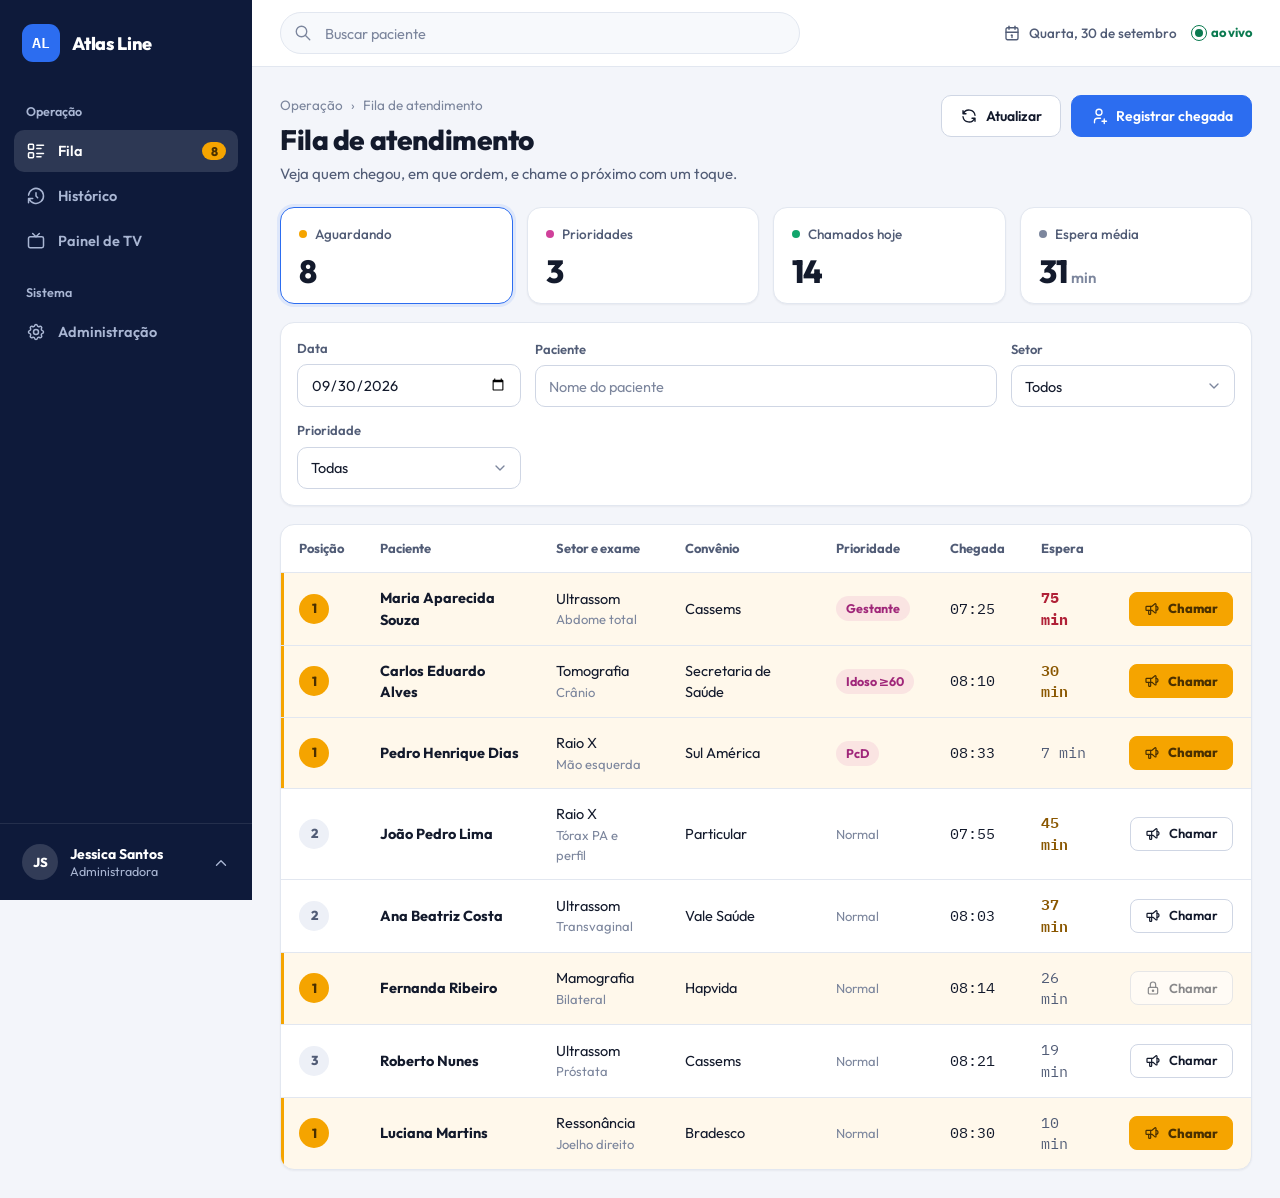
<file: preview.html>
<!doctype html>
<html lang="pt-BR" data-tema="claro">
<head>
<meta charset="UTF-8">
<meta name="viewport" content="width=device-width, initial-scale=1">
<title>Atlas Line — pré visualização</title>
<script>
  try { var t = localStorage.getItem("atlasline.tema"); if (t === "escuro" || t === "claro") document.documentElement.setAttribute("data-tema", t); } catch (e) {}
</script>
<link rel="stylesheet" href="css/base.css">
<link rel="stylesheet" href="css/components.css">
</head>
<body>
<div class="app">
  <aside class="sidebar" id="sidebar">
    <div class="sb-brand"><div class="sb-mark">AL</div><div class="sb-name">Atlas Line</div></div>
    <nav class="sb-nav" aria-label="Principal">
      <div class="sb-label">Operação</div>
      <button class="nav-item active"><svg class="ico" width="20" height="20" viewBox="0 0 24 24" fill="none" stroke="currentColor" stroke-width="1.8" stroke-linecap="round" stroke-linejoin="round" aria-hidden="true"><path d="M13 5h8" /> <path d="M13 9h5" /> <path d="M13 15h8" /> <path d="M13 19h5" /> <path d="M3 5a1 1 0 0 1 1 -1h4a1 1 0 0 1 1 1v4a1 1 0 0 1 -1 1h-4a1 1 0 0 1 -1 -1l0 -4" /> <path d="M3 15a1 1 0 0 1 1 -1h4a1 1 0 0 1 1 1v4a1 1 0 0 1 -1 1h-4a1 1 0 0 1 -1 -1l0 -4" /></svg><span>Fila</span><span class="nav-badge">8</span></button>
      <button class="nav-item"><svg class="ico" width="20" height="20" viewBox="0 0 24 24" fill="none" stroke="currentColor" stroke-width="1.8" stroke-linecap="round" stroke-linejoin="round" aria-hidden="true"><path d="M12 8l0 4l2 2" /> <path d="M3.05 11a9 9 0 1 1 .5 4m-.5 5v-5h5" /></svg><span>Histórico</span></button>
      <button class="nav-item"><svg class="ico" width="20" height="20" viewBox="0 0 24 24" fill="none" stroke="currentColor" stroke-width="1.8" stroke-linecap="round" stroke-linejoin="round" aria-hidden="true"><path d="M3 9a2 2 0 0 1 2 -2h14a2 2 0 0 1 2 2v9a2 2 0 0 1 -2 2h-14a2 2 0 0 1 -2 -2l0 -9" /> <path d="M16 3l-4 4l-4 -4" /></svg><span>Painel de TV</span></button>
      <div class="sb-label">Sistema</div>
      <button class="nav-item"><svg class="ico" width="20" height="20" viewBox="0 0 24 24" fill="none" stroke="currentColor" stroke-width="1.8" stroke-linecap="round" stroke-linejoin="round" aria-hidden="true"><path d="M10.325 4.317c.426 -1.756 2.924 -1.756 3.35 0a1.724 1.724 0 0 0 2.573 1.066c1.543 -.94 3.31 .826 2.37 2.37a1.724 1.724 0 0 0 1.065 2.572c1.756 .426 1.756 2.924 0 3.35a1.724 1.724 0 0 0 -1.066 2.573c.94 1.543 -.826 3.31 -2.37 2.37a1.724 1.724 0 0 0 -2.572 1.065c-.426 1.756 -2.924 1.756 -3.35 0a1.724 1.724 0 0 0 -2.573 -1.066c-1.543 .94 -3.31 -.826 -2.37 -2.37a1.724 1.724 0 0 0 -1.065 -2.572c-1.756 -.426 -1.756 -2.924 0 -3.35a1.724 1.724 0 0 0 1.066 -2.573c-.94 -1.543 .826 -3.31 2.37 -2.37c1 .608 2.296 .07 2.572 -1.065" /> <path d="M9 12a3 3 0 1 0 6 0a3 3 0 0 0 -6 0" /></svg><span>Administração</span></button>
    </nav>
    <div class="sb-user">
      <div class="menu" id="menu-usuario" role="menu">
        <button class="menu-item" role="menuitem"><svg class="ico" width="18" height="18" viewBox="0 0 24 24" fill="none" stroke="currentColor" stroke-width="1.8" stroke-linecap="round" stroke-linejoin="round" aria-hidden="true"><path d="M16.555 3.843l3.602 3.602a2.877 2.877 0 0 1 0 4.069l-2.643 2.643a2.877 2.877 0 0 1 -4.069 0l-.301 -.301l-6.558 6.558a2 2 0 0 1 -1.239 .578l-.175 .008h-1.172a1 1 0 0 1 -.993 -.883l-.007 -.117v-1.172a2 2 0 0 1 .467 -1.284l.119 -.13l.414 -.414h2v-2h2v-2l2.144 -2.144l-.301 -.301a2.877 2.877 0 0 1 0 -4.069l2.643 -2.643a2.877 2.877 0 0 1 4.069 0" /> <path d="M15 9h.01" /></svg>Alterar senha</button>
        <button class="menu-item" id="mi-tema" role="menuitem"><svg class="ico" width="18" height="18" viewBox="0 0 24 24" fill="none" stroke="currentColor" stroke-width="1.8" stroke-linecap="round" stroke-linejoin="round" aria-hidden="true"><path d="M12 3c.132 0 .263 0 .393 0a7.5 7.5 0 0 0 7.92 12.446a9 9 0 1 1 -8.313 -12.454l0 .008" /></svg>Alternar tema</button>
        <div class="menu-sep"></div>
        <button class="menu-item danger" role="menuitem"><svg class="ico" width="18" height="18" viewBox="0 0 24 24" fill="none" stroke="currentColor" stroke-width="1.8" stroke-linecap="round" stroke-linejoin="round" aria-hidden="true"><path d="M14 8v-2a2 2 0 0 0 -2 -2h-7a2 2 0 0 0 -2 2v12a2 2 0 0 0 2 2h7a2 2 0 0 0 2 -2v-2" /> <path d="M9 12h12l-3 -3" /> <path d="M18 15l3 -3" /></svg>Sair</button>
      </div>
      <button class="sb-user-btn" id="btn-usuario" aria-haspopup="menu" aria-expanded="false">
        <span class="avatar">JS</span>
        <span class="sb-user-info"><span class="sb-user-name">Jessica Santos</span><span class="sb-user-role">Administradora</span></span>
        <span class="sb-user-chev"><svg class="ico" width="18" height="18" viewBox="0 0 24 24" fill="none" stroke="currentColor" stroke-width="1.8" stroke-linecap="round" stroke-linejoin="round" aria-hidden="true"><path d="M6 15l6 -6l6 6" /></svg></span>
      </button>
    </div>
  </aside>
  <div class="scrim" id="scrim"></div>

  <div class="main">
    <header class="topbar">
      <button class="btn btn-ghost btn-icon topbar-toggle" id="btn-menu" aria-label="Abrir menu"><svg class="ico" width="22" height="22" viewBox="0 0 24 24" fill="none" stroke="currentColor" stroke-width="1.8" stroke-linecap="round" stroke-linejoin="round" aria-hidden="true"><path d="M4 6l16 0" /> <path d="M4 12l16 0" /> <path d="M4 18l16 0" /></svg></button>
      <span class="topbar-brand">Atlas Line</span>
      <label class="search"><svg class="ico" width="18" height="18" viewBox="0 0 24 24" fill="none" stroke="currentColor" stroke-width="1.8" stroke-linecap="round" stroke-linejoin="round" aria-hidden="true"><path d="M3 10a7 7 0 1 0 14 0a7 7 0 1 0 -14 0" /> <path d="M21 21l-6 -6" /></svg><input type="search" placeholder="Buscar paciente" aria-label="Buscar paciente"></label>
      <div class="topbar-right">
        <span class="topbar-date"><svg class="ico" width="18" height="18" viewBox="0 0 24 24" fill="none" stroke="currentColor" stroke-width="1.8" stroke-linecap="round" stroke-linejoin="round" aria-hidden="true"><path d="M4 7a2 2 0 0 1 2 -2h12a2 2 0 0 1 2 2v12a2 2 0 0 1 -2 2h-12a2 2 0 0 1 -2 -2v-12" /> <path d="M16 3v4" /> <path d="M8 3v4" /> <path d="M4 11h16" /> <path d="M11 15h1" /> <path d="M12 15v3" /></svg>Quarta, 30 de setembro</span>
        <span class="live"><span class="live-dot"></span>ao vivo</span>
      </div>
    </header>

    <main class="content">
      <div class="page-head">
        <div>
          <div class="crumbs">Operação<span aria-hidden="true">›</span>Fila de atendimento</div>
          <h1 class="page-title">Fila de atendimento</h1>
          <p class="page-sub">Veja quem chegou, em que ordem, e chame o próximo com um toque.</p>
        </div>
        <div class="page-actions">
          <button class="btn"><svg class="ico" width="18" height="18" viewBox="0 0 24 24" fill="none" stroke="currentColor" stroke-width="1.8" stroke-linecap="round" stroke-linejoin="round" aria-hidden="true"><path d="M20 11a8.1 8.1 0 0 0 -15.5 -2m-.5 -4v4h4" /> <path d="M4 13a8.1 8.1 0 0 0 15.5 2m.5 4v-4h-4" /></svg>Atualizar</button>
          <button class="btn btn-primary"><svg class="ico" width="18" height="18" viewBox="0 0 24 24" fill="none" stroke="currentColor" stroke-width="1.8" stroke-linecap="round" stroke-linejoin="round" aria-hidden="true"><path d="M8 7a4 4 0 1 0 8 0a4 4 0 0 0 -8 0" /> <path d="M16 19h6" /> <path d="M19 16v6" /> <path d="M6 21v-2a4 4 0 0 1 4 -4h4" /></svg>Registrar chegada</button>
        </div>
      </div>

      <section class="stats" aria-label="Resumo da fila">
        <button class="stat is-active"><span class="stat-label"><span class="stat-dot call"></span>Aguardando</span><span class="stat-value">8</span></button>
        <button class="stat"><span class="stat-label"><span class="stat-dot priority"></span>Prioridades</span><span class="stat-value">3</span></button>
        <button class="stat"><span class="stat-label"><span class="stat-dot ok"></span>Chamados hoje</span><span class="stat-value">14</span></button>
        <div class="stat"><span class="stat-label"><span class="stat-dot"></span>Espera média</span><span class="stat-value">31<span class="stat-unit">min</span></span></div>
      </section>

      <section class="filters" aria-label="Filtros">
        <label class="field"><span class="field-label">Data</span><input class="field-input" type="date" value="2026-09-30"></label>
        <label class="field grow"><span class="field-label">Paciente</span><input class="field-input" type="search" placeholder="Nome do paciente"></label>
        <label class="field"><span class="field-label">Setor</span>
          <select class="field-select"><option>Todos</option><option>Ultrassom</option><option>Raio X</option><option>Tomografia</option><option>Ressonância</option><option>Mamografia</option></select>
        </label>
        <label class="field"><span class="field-label">Prioridade</span>
          <select class="field-select"><option>Todas</option><option>Somente prioridades</option></select>
        </label>
      </section>

      <div class="table-wrap">
        <table class="table">
          <thead>
            <tr>
              <th class="col-pos">Posição</th><th>Paciente</th><th>Setor e exame</th><th>Convênio</th>
              <th>Prioridade</th><th>Chegada</th><th>Espera</th><th class="col-act"><span class="sr-only">Ação</span></th>
            </tr>
          </thead>
          <tbody>
            <tr class="is-next"><td><span class="pos">1</span></td><td><div class="cell-name">Maria Aparecida Souza</div></td><td><div>Ultrassom</div><div class="cell-sub">Abdome total</div></td><td>Cassems</td><td><span class="badge badge-priority">Gestante</span></td><td data-label="Chegada" class="mono">07:25</td><td data-label="Espera" class="mono wait-late">75 min</td><td class="col-act"><button class="btn btn-call btn-sm"><svg class="ico" width="16" height="16" viewBox="0 0 24 24" fill="none" stroke="currentColor" stroke-width="1.8" stroke-linecap="round" stroke-linejoin="round" aria-hidden="true"><path d="M18 8a3 3 0 0 1 0 6" /> <path d="M10 8v11a1 1 0 0 1 -1 1h-1a1 1 0 0 1 -1 -1v-5" /> <path d="M12 8l4.524 -3.77a.9 .9 0 0 1 1.476 .692v12.156a.9 .9 0 0 1 -1.476 .692l-4.524 -3.77h-8a1 1 0 0 1 -1 -1v-4a1 1 0 0 1 1 -1h8" /></svg>Chamar</button></td></tr>
            <tr class="is-next"><td><span class="pos">1</span></td><td><div class="cell-name">Carlos Eduardo Alves</div></td><td><div>Tomografia</div><div class="cell-sub">Crânio</div></td><td>Secretaria de Saúde</td><td><span class="badge badge-priority">Idoso ≥60</span></td><td data-label="Chegada" class="mono">08:10</td><td data-label="Espera" class="mono wait-warn">30 min</td><td class="col-act"><button class="btn btn-call btn-sm"><svg class="ico" width="16" height="16" viewBox="0 0 24 24" fill="none" stroke="currentColor" stroke-width="1.8" stroke-linecap="round" stroke-linejoin="round" aria-hidden="true"><path d="M18 8a3 3 0 0 1 0 6" /> <path d="M10 8v11a1 1 0 0 1 -1 1h-1a1 1 0 0 1 -1 -1v-5" /> <path d="M12 8l4.524 -3.77a.9 .9 0 0 1 1.476 .692v12.156a.9 .9 0 0 1 -1.476 .692l-4.524 -3.77h-8a1 1 0 0 1 -1 -1v-4a1 1 0 0 1 1 -1h8" /></svg>Chamar</button></td></tr>
            <tr class="is-next"><td><span class="pos">1</span></td><td><div class="cell-name">Pedro Henrique Dias</div></td><td><div>Raio X</div><div class="cell-sub">Mão esquerda</div></td><td>Sul América</td><td><span class="badge badge-priority">PcD</span></td><td data-label="Chegada" class="mono">08:33</td><td data-label="Espera" class="mono wait-ok">7 min</td><td class="col-act"><button class="btn btn-call btn-sm"><svg class="ico" width="16" height="16" viewBox="0 0 24 24" fill="none" stroke="currentColor" stroke-width="1.8" stroke-linecap="round" stroke-linejoin="round" aria-hidden="true"><path d="M18 8a3 3 0 0 1 0 6" /> <path d="M10 8v11a1 1 0 0 1 -1 1h-1a1 1 0 0 1 -1 -1v-5" /> <path d="M12 8l4.524 -3.77a.9 .9 0 0 1 1.476 .692v12.156a.9 .9 0 0 1 -1.476 .692l-4.524 -3.77h-8a1 1 0 0 1 -1 -1v-4a1 1 0 0 1 1 -1h8" /></svg>Chamar</button></td></tr>
            <tr><td><span class="pos">2</span></td><td><div class="cell-name">João Pedro Lima</div></td><td><div>Raio X</div><div class="cell-sub">Tórax PA e perfil</div></td><td>Particular</td><td><span class="cell-sub">Normal</span></td><td data-label="Chegada" class="mono">07:55</td><td data-label="Espera" class="mono wait-warn">45 min</td><td class="col-act"><button class="btn btn-sm"><svg class="ico" width="16" height="16" viewBox="0 0 24 24" fill="none" stroke="currentColor" stroke-width="1.8" stroke-linecap="round" stroke-linejoin="round" aria-hidden="true"><path d="M18 8a3 3 0 0 1 0 6" /> <path d="M10 8v11a1 1 0 0 1 -1 1h-1a1 1 0 0 1 -1 -1v-5" /> <path d="M12 8l4.524 -3.77a.9 .9 0 0 1 1.476 .692v12.156a.9 .9 0 0 1 -1.476 .692l-4.524 -3.77h-8a1 1 0 0 1 -1 -1v-4a1 1 0 0 1 1 -1h8" /></svg>Chamar</button></td></tr>
            <tr><td><span class="pos">2</span></td><td><div class="cell-name">Ana Beatriz Costa</div></td><td><div>Ultrassom</div><div class="cell-sub">Transvaginal</div></td><td>Vale Saúde</td><td><span class="cell-sub">Normal</span></td><td data-label="Chegada" class="mono">08:03</td><td data-label="Espera" class="mono wait-warn">37 min</td><td class="col-act"><button class="btn btn-sm"><svg class="ico" width="16" height="16" viewBox="0 0 24 24" fill="none" stroke="currentColor" stroke-width="1.8" stroke-linecap="round" stroke-linejoin="round" aria-hidden="true"><path d="M18 8a3 3 0 0 1 0 6" /> <path d="M10 8v11a1 1 0 0 1 -1 1h-1a1 1 0 0 1 -1 -1v-5" /> <path d="M12 8l4.524 -3.77a.9 .9 0 0 1 1.476 .692v12.156a.9 .9 0 0 1 -1.476 .692l-4.524 -3.77h-8a1 1 0 0 1 -1 -1v-4a1 1 0 0 1 1 -1h8" /></svg>Chamar</button></td></tr>
            <tr class="is-next"><td><span class="pos">1</span></td><td><div class="cell-name">Fernanda Ribeiro</div></td><td><div>Mamografia</div><div class="cell-sub">Bilateral</div></td><td>Hapvida</td><td><span class="cell-sub">Normal</span></td><td data-label="Chegada" class="mono">08:14</td><td data-label="Espera" class="mono wait-ok">26 min</td><td class="col-act"><button class="btn btn-sm" disabled title="Você não atende este setor"><svg class="ico" width="16" height="16" viewBox="0 0 24 24" fill="none" stroke="currentColor" stroke-width="1.8" stroke-linecap="round" stroke-linejoin="round" aria-hidden="true"><path d="M5 13a2 2 0 0 1 2 -2h10a2 2 0 0 1 2 2v6a2 2 0 0 1 -2 2h-10a2 2 0 0 1 -2 -2v-6" /> <path d="M11 16a1 1 0 1 0 2 0a1 1 0 0 0 -2 0" /> <path d="M8 11v-4a4 4 0 1 1 8 0v4" /></svg>Chamar</button></td></tr>
            <tr><td><span class="pos">3</span></td><td><div class="cell-name">Roberto Nunes</div></td><td><div>Ultrassom</div><div class="cell-sub">Próstata</div></td><td>Cassems</td><td><span class="cell-sub">Normal</span></td><td data-label="Chegada" class="mono">08:21</td><td data-label="Espera" class="mono wait-ok">19 min</td><td class="col-act"><button class="btn btn-sm"><svg class="ico" width="16" height="16" viewBox="0 0 24 24" fill="none" stroke="currentColor" stroke-width="1.8" stroke-linecap="round" stroke-linejoin="round" aria-hidden="true"><path d="M18 8a3 3 0 0 1 0 6" /> <path d="M10 8v11a1 1 0 0 1 -1 1h-1a1 1 0 0 1 -1 -1v-5" /> <path d="M12 8l4.524 -3.77a.9 .9 0 0 1 1.476 .692v12.156a.9 .9 0 0 1 -1.476 .692l-4.524 -3.77h-8a1 1 0 0 1 -1 -1v-4a1 1 0 0 1 1 -1h8" /></svg>Chamar</button></td></tr>
            <tr class="is-next"><td><span class="pos">1</span></td><td><div class="cell-name">Luciana Martins</div></td><td><div>Ressonância</div><div class="cell-sub">Joelho direito</div></td><td>Bradesco</td><td><span class="cell-sub">Normal</span></td><td data-label="Chegada" class="mono">08:30</td><td data-label="Espera" class="mono wait-ok">10 min</td><td class="col-act"><button class="btn btn-call btn-sm"><svg class="ico" width="16" height="16" viewBox="0 0 24 24" fill="none" stroke="currentColor" stroke-width="1.8" stroke-linecap="round" stroke-linejoin="round" aria-hidden="true"><path d="M18 8a3 3 0 0 1 0 6" /> <path d="M10 8v11a1 1 0 0 1 -1 1h-1a1 1 0 0 1 -1 -1v-5" /> <path d="M12 8l4.524 -3.77a.9 .9 0 0 1 1.476 .692v12.156a.9 .9 0 0 1 -1.476 .692l-4.524 -3.77h-8a1 1 0 0 1 -1 -1v-4a1 1 0 0 1 1 -1h8" /></svg>Chamar</button></td></tr>
          </tbody>
        </table>
      </div>
    </main>
  </div>
</div>

<script>
(function () {
  var html = document.documentElement;
  var menu = document.getElementById("menu-usuario");
  var btnU = document.getElementById("btn-usuario");
  btnU.onclick = function (e) { e.stopPropagation(); var a = menu.classList.toggle("open"); btnU.setAttribute("aria-expanded", String(a)); };
  document.addEventListener("click", function (e) { if (!menu.contains(e.target)) menu.classList.remove("open"); });
  document.getElementById("mi-tema").onclick = function () {
    var novo = html.getAttribute("data-tema") === "escuro" ? "claro" : "escuro";
    html.setAttribute("data-tema", novo);
    try { localStorage.setItem("atlasline.tema", novo); } catch (e) {}
  };
  var sb = document.getElementById("sidebar"), sc = document.getElementById("scrim");
  document.getElementById("btn-menu").onclick = function () { sb.classList.add("open"); sc.classList.add("open"); };
  sc.onclick = function () { sb.classList.remove("open"); sc.classList.remove("open"); };
})();
</script>
</body>
</html>
</file>
<file: css/base.css>
/* ============================================================
   ATLAS LINE — base.css
   Tokens de cor, tipografia e reset.
   Visual claro por padrão. O tema escuro e as fontes alternativas
   são ativados por atributos no <html> (data-tema, data-fonte),
   e quem manda neles é o Admin ou o próprio usuário.
   components.css só consome estas variáveis, nunca cor solta.
   ============================================================ */

@import url('https://fonts.googleapis.com/css2?family=Outfit:wght@400;500;600;700;800&family=Inter:wght@400;500;600;700;800&family=Poppins:wght@400;500;600;700;800&family=Manrope:wght@400;500;600;700;800&family=IBM+Plex+Mono:wght@500;600&display=swap');

:root{
  /* ---- Superfícies ---- */
  --bg:#f3f5fa;
  --surface:#ffffff;
  --surface-2:#f7f9fc;
  --surface-3:#edf0f7;
  --border:#e2e7f0;
  --border-2:#cfd6e4;

  /* ---- Texto ---- */
  --text:#131a2c;
  --text-2:#515c76;
  --text-3:#7c869d;

  /* ---- Identidade azul ---- */
  --brand:#2c6df0;
  --brand-hover:#2159cf;
  --brand-dim:rgba(44,109,240,.10);
  --brand-ink:#1d4fb8;

  /* ---- O acento reservado: o momento de chamar ---- */
  --call:#f5a400;
  --call-hover:#e29a00;
  --call-dim:rgba(245,164,0,.16);
  --call-wash:rgba(245,164,0,.08);
  --call-ink:#4a3000;

  /* ---- Estados funcionais ---- */
  --ok:#12a56c;      --ok-dim:rgba(18,165,108,.12);     --ok-ink:#0b7a50;
  --warn:#c98100;    --warn-dim:rgba(201,129,0,.13);    --warn-ink:#8a5700;
  --danger:#df3b52;  --danger-dim:rgba(223,59,82,.10);  --danger-ink:#b02137;
  --priority:#d0409a;--priority-dim:rgba(208,64,154,.11);--priority-ink:#a0277a;

  /* ---- Menu lateral (azul marinho nos dois temas) ---- */
  --sidebar:#0e1a3a;
  --sidebar-text:#ffffff;
  --sidebar-text-2:#a9b6d3;
  --sidebar-line:rgba(255,255,255,.09);

  --toast-bg:#16213f;

  /* ---- Tipografia (a fonte principal é trocável pelo Admin) ---- */
  --font-ui:'Outfit',system-ui,-apple-system,'Segoe UI',sans-serif;
  --font-mono:'IBM Plex Mono',ui-monospace,Menlo,Consolas,monospace;

  /* ---- Forma ---- */
  --r-sm:8px;
  --r-md:10px;
  --r-lg:14px;
  --r-xl:18px;
  --shadow-sm:0 1px 2px rgba(16,24,48,.05);
  --shadow:0 2px 10px rgba(16,24,48,.06);
  --shadow-lg:0 18px 50px rgba(16,24,48,.22);
}

/* ---- Tema escuro (opcional) ---- */
html[data-tema="escuro"]{
  color-scheme:dark;
  --bg:#0a1122;
  --surface:#111b33;
  --surface-2:#15203b;
  --surface-3:#1b2846;
  --border:#22304f;
  --border-2:#2f4066;

  --text:#f2f5fb;
  --text-2:#b0bacf;
  --text-3:#7a84a1;

  --brand:#4b8bff;
  --brand-hover:#6aa0ff;
  --brand-dim:rgba(75,139,255,.16);
  --brand-ink:#8db8ff;

  --call:#ffb21a;
  --call-hover:#ffc24d;
  --call-dim:rgba(255,178,26,.18);
  --call-wash:rgba(255,178,26,.09);
  --call-ink:#2b1c00;

  --ok:#2fd499;      --ok-dim:rgba(47,212,153,.14);     --ok-ink:#4fe0a6;
  --warn:#f0a500;    --warn-dim:rgba(240,165,0,.14);    --warn-ink:#ffc04d;
  --danger:#ff5570;  --danger-dim:rgba(255,85,112,.14); --danger-ink:#ff8a9a;
  --priority:#f472b6;--priority-dim:rgba(244,114,182,.15);--priority-ink:#f58ccf;

  --sidebar:#070d1c;
  --toast-bg:#1f2d52;

  --shadow-sm:0 1px 2px rgba(0,0,0,.3);
  --shadow:0 2px 12px rgba(0,0,0,.35);
  --shadow-lg:0 18px 50px rgba(0,0,0,.55);
}

/* ---- Fontes alternativas (Admin escolhe em Aparência) ---- */
html[data-fonte="inter"]  { --font-ui:'Inter',system-ui,sans-serif; }
html[data-fonte="poppins"]{ --font-ui:'Poppins',system-ui,sans-serif; }
html[data-fonte="manrope"]{ --font-ui:'Manrope',system-ui,sans-serif; }

/* ---- Reset ---- */
*,*::before,*::after{ box-sizing:border-box; margin:0; padding:0; }
[hidden]{ display:none !important; }
.sr-only{ position:absolute; width:1px; height:1px; overflow:hidden; clip:rect(0,0,0,0); white-space:nowrap; }

html{ color-scheme:light; -webkit-text-size-adjust:100%; }

body{
  background:var(--bg);
  color:var(--text);
  font-family:var(--font-ui);
  font-size:15px;
  line-height:1.5;
  min-height:100vh;
  -webkit-font-smoothing:antialiased;
}

h1,h2,h3{ font-weight:800; letter-spacing:-.015em; line-height:1.2; }

button,input,select,textarea{ font-family:inherit; font-size:inherit; color:inherit; }
button{ cursor:pointer; }
a{ color:inherit; text-decoration:none; }
table{ border-collapse:collapse; }

::selection{ background:var(--brand); color:#fff; }

/* Foco visível sempre. Acessibilidade não é opcional. */
:focus-visible{ outline:2px solid var(--brand); outline-offset:2px; }

/* Barra de rolagem discreta */
::-webkit-scrollbar{ width:10px; height:10px; }
::-webkit-scrollbar-track{ background:transparent; }
::-webkit-scrollbar-thumb{ background:var(--border-2); border-radius:8px; border:2px solid transparent; background-clip:content-box; }

@media (prefers-reduced-motion:reduce){
  *,*::before,*::after{ animation-duration:.01ms !important; transition-duration:.01ms !important; }
}
</file>
<file: css/components.css>
/* ============================================================
   ATLAS LINE — components.css
   Sistema de componentes. Estrutura de plataforma (menu lateral,
   cartões de contagem, filtros, tabela) e um único acento em
   negrito, o âmbar (--call), reservado ao momento de chamar.
   ============================================================ */

/* ---------- Ícones ---------- */
.ico{ display:inline-block; flex-shrink:0; vertical-align:middle; }

/* ---------- Botões ---------- */
.btn{
  display:inline-flex; align-items:center; justify-content:center; gap:8px;
  padding:10px 18px; min-height:42px; border-radius:var(--r-md);
  border:1px solid var(--border-2); background:var(--surface); color:var(--text);
  font-weight:600; font-size:14px; line-height:1.2; white-space:nowrap;
  transition:background .15s,border-color .15s,box-shadow .15s;
}
.btn:hover{ background:var(--surface-2); border-color:var(--text-3); }
.btn:active{ transform:translateY(1px); }
.btn:disabled{ opacity:.5; cursor:not-allowed; }

.btn-primary{ background:var(--brand); border-color:var(--brand); color:#fff; }
.btn-primary:hover{ background:var(--brand-hover); border-color:var(--brand-hover); }

.btn-call{ background:var(--call); border-color:var(--call); color:var(--call-ink); font-weight:800; }
.btn-call:hover{ background:var(--call-hover); border-color:var(--call-hover); }

.btn-danger{ border-color:var(--danger); color:var(--danger); }
.btn-danger:hover{ background:var(--danger-dim); border-color:var(--danger); }

.btn-ghost{ background:transparent; border-color:transparent; color:var(--text-2); }
.btn-ghost:hover{ background:var(--surface-3); border-color:transparent; color:var(--text); }

.btn-sm{ padding:6px 14px; min-height:34px; font-size:13px; border-radius:var(--r-sm); }
.btn-full{ width:100%; }
.btn-icon{ padding:0; width:42px; }
.btn-icon.btn-sm{ width:34px; }

/* ---------- Campos ---------- */
.field{ display:flex; flex-direction:column; gap:6px; min-width:0; }
.field-label{ font-size:13px; font-weight:600; color:var(--text-2); }
.field-input,.field-select{
  width:100%; min-height:42px; padding:10px 13px; border-radius:var(--r-md);
  border:1px solid var(--border-2); background:var(--surface); color:var(--text);
  font-size:14.5px; transition:border-color .15s,box-shadow .15s;
}
.field-input:focus,.field-select:focus{ outline:none; border-color:var(--brand); box-shadow:0 0 0 3px var(--brand-dim); }
.field-input::placeholder{ color:var(--text-3); }
.field-select{
  appearance:none; -webkit-appearance:none; padding-right:38px;
  background-image:url("data:image/svg+xml,%3Csvg xmlns='http://www.w3.org/2000/svg' width='16' height='16' viewBox='0 0 24 24' fill='none' stroke='%237c869d' stroke-width='2' stroke-linecap='round' stroke-linejoin='round'%3E%3Cpath d='m6 9 6 6 6-6'/%3E%3C/svg%3E");
  background-repeat:no-repeat; background-position:right 12px center;
}

/* ---------- Badges ---------- */
.badge{
  display:inline-flex; align-items:center; gap:6px; padding:3px 10px; border-radius:999px;
  font-size:12.5px; font-weight:700; line-height:1.5; background:var(--surface-3); color:var(--text-2);
  white-space:nowrap;
}
.badge-priority{ background:var(--priority-dim); color:var(--priority-ink); }
.badge-ok{ background:var(--ok-dim); color:var(--ok-ink); }
.badge-warn{ background:var(--warn-dim); color:var(--warn-ink); }
.badge-danger{ background:var(--danger-dim); color:var(--danger-ink); }
.badge-brand{ background:var(--brand-dim); color:var(--brand-ink); }
.badge-call{ background:var(--call-dim); color:var(--warn-ink); }

/* ---------- Indicador ao vivo ---------- */
.live{ display:inline-flex; align-items:center; gap:8px; font-size:13px; font-weight:700; color:var(--ok-ink); }
.live-dot{ width:8px; height:8px; border-radius:50%; background:currentColor; position:relative; flex-shrink:0; }
.live-dot::after{
  content:""; position:absolute; inset:-4px; border-radius:50%;
  border:1.5px solid currentColor; animation:live-pulse 1.9s ease-out infinite;
}
@keyframes live-pulse{ 0%{ transform:scale(.6); opacity:.9; } 100%{ transform:scale(1.9); opacity:0; } }

/* ============================================================
   ESTRUTURA DA PLATAFORMA
   ============================================================ */
.app{ display:flex; min-height:100vh; }

/* ---------- Menu lateral ---------- */
.sidebar{
  width:252px; flex-shrink:0; background:var(--sidebar); color:var(--sidebar-text);
  display:flex; flex-direction:column; position:sticky; top:0; height:100vh; z-index:40;
}
.sb-brand{ display:flex; align-items:center; gap:12px; padding:24px 22px 18px; }
.sb-mark{
  width:38px; height:38px; border-radius:11px; background:var(--brand); color:#fff;
  display:flex; align-items:center; justify-content:center;
  font-family:var(--font-mono); font-weight:600; font-size:15px; flex-shrink:0;
}
.sb-name{ font-size:18px; font-weight:800; letter-spacing:-.01em; }
.sb-nav{ flex:1; overflow-y:auto; padding:4px 14px 14px; display:flex; flex-direction:column; gap:3px; }
.sb-label{ font-size:12.5px; font-weight:600; color:var(--sidebar-text-2); padding:18px 12px 6px; }
.nav-item{
  display:flex; align-items:center; gap:12px; width:100%; padding:11px 12px; border-radius:var(--r-md);
  border:none; background:transparent; color:var(--sidebar-text-2);
  font-weight:600; font-size:14.5px; text-align:left; transition:background .15s,color .15s;
}
.nav-item:hover{ background:rgba(255,255,255,.07); color:#fff; }
.nav-item.active{ background:rgba(255,255,255,.13); color:#fff; }
.nav-badge{
  margin-left:auto; min-width:24px; padding:1px 8px; border-radius:999px; text-align:center;
  background:var(--call); color:var(--call-ink); font-size:12.5px; font-weight:800;
}

.sb-user{ border-top:1px solid var(--sidebar-line); padding:12px 14px; position:relative; }
.sb-user-btn{
  display:flex; align-items:center; gap:12px; width:100%; padding:8px; border-radius:var(--r-md);
  border:none; background:transparent; color:inherit; text-align:left; transition:background .15s;
}
.sb-user-btn:hover{ background:rgba(255,255,255,.07); }
.avatar{
  width:36px; height:36px; border-radius:50%; flex-shrink:0;
  display:flex; align-items:center; justify-content:center;
  background:rgba(255,255,255,.15); color:#fff; font-weight:800; font-size:13px;
}
.sb-user-info{ min-width:0; flex:1; }
.sb-user-name{ display:block; font-size:14px; font-weight:700; white-space:nowrap; overflow:hidden; text-overflow:ellipsis; }
.sb-user-role{ display:block; font-size:12.5px; color:var(--sidebar-text-2); }
.sb-user-chev{ color:var(--sidebar-text-2); }

/* ---------- Menu suspenso (usuário) ---------- */
.menu{
  position:absolute; left:14px; right:14px; bottom:calc(100% + 2px);
  background:var(--surface); color:var(--text); border:1px solid var(--border);
  border-radius:var(--r-lg); box-shadow:var(--shadow-lg); padding:6px; display:none; z-index:60;
}
.menu.open{ display:block; }
.menu-item{
  display:flex; align-items:center; gap:10px; width:100%; padding:10px 12px; border-radius:var(--r-sm);
  border:none; background:transparent; color:var(--text); font-weight:600; font-size:14px; text-align:left;
}
.menu-item:hover{ background:var(--surface-2); }
.menu-item.danger{ color:var(--danger); }
.menu-item.danger:hover{ background:var(--danger-dim); }
.menu-sep{ height:1px; background:var(--border); margin:6px 4px; }

/* ---------- Área principal ---------- */
.main{ flex:1; min-width:0; display:flex; flex-direction:column; }
.topbar{
  position:sticky; top:0; z-index:30; display:flex; align-items:center; gap:14px;
  padding:12px 28px; background:var(--surface); border-bottom:1px solid var(--border);
}
.topbar-toggle{ display:none; }
.topbar-brand{ display:none; font-weight:800; font-size:17px; }
.search{ position:relative; flex:1; max-width:520px; }
.search .ico{ position:absolute; left:14px; top:50%; transform:translateY(-50%); color:var(--text-3); }
.search input{
  width:100%; min-height:42px; padding:10px 16px 10px 44px; border-radius:999px;
  border:1px solid var(--border); background:var(--surface-2); color:var(--text); font-size:14.5px;
}
.search input:focus{ outline:none; border-color:var(--brand); box-shadow:0 0 0 3px var(--brand-dim); background:var(--surface); }
.search input::placeholder{ color:var(--text-3); }
.topbar-right{ margin-left:auto; display:flex; align-items:center; gap:18px; }
.topbar-date{ display:flex; align-items:center; gap:8px; font-size:13.5px; color:var(--text-2); font-weight:500; }

.content{ padding:28px; width:100%; max-width:1480px; }

/* ---------- Cabeçalho de página ---------- */
.page-head{ display:flex; justify-content:space-between; align-items:flex-start; gap:16px; flex-wrap:wrap; margin-bottom:22px; }
.crumbs{ font-size:13.5px; color:var(--text-3); margin-bottom:8px; display:flex; align-items:center; gap:8px; }
.page-title{ font-size:28px; }
.page-sub{ color:var(--text-2); margin-top:6px; max-width:62ch; }
.page-actions{ display:flex; gap:10px; flex-wrap:wrap; }

/* ---------- Cartões de contagem ---------- */
.stats{ display:grid; grid-template-columns:repeat(auto-fit,minmax(170px,1fr)); gap:14px; margin-bottom:18px; }
.stat{
  display:block; width:100%; font:inherit; color:inherit; text-align:left; background:var(--surface); border:1px solid var(--border); border-radius:var(--r-lg);
  padding:16px 18px; box-shadow:var(--shadow-sm); transition:border-color .15s,box-shadow .15s;
}
button.stat{ cursor:pointer; }
button.stat:hover{ border-color:var(--border-2); }
.stat.is-active{ border-color:var(--brand); box-shadow:0 0 0 3px var(--brand-dim); }
.stat-label{ display:flex; align-items:center; gap:8px; font-size:13.5px; font-weight:500; color:var(--text-2); margin-bottom:10px; }
.stat-dot{ width:8px; height:8px; border-radius:50%; background:var(--text-3); }
.stat-dot.call{ background:var(--call); }
.stat-dot.priority{ background:var(--priority); }
.stat-dot.ok{ background:var(--ok); }
.stat-value{ display:block; font-size:32px; font-weight:800; line-height:1; letter-spacing:-.02em; }
.stat-unit{ font-size:15px; font-weight:600; color:var(--text-3); margin-left:4px; letter-spacing:0; }

/* ---------- Barra de filtros ---------- */
.filters{
  display:grid; grid-template-columns:repeat(auto-fit,minmax(190px,1fr)); gap:14px; align-items:end;
  background:var(--surface); border:1px solid var(--border); border-radius:var(--r-lg);
  padding:16px; margin-bottom:18px; box-shadow:var(--shadow-sm);
}
.filters .grow{ grid-column:span 2; }

/* ---------- Tabela ---------- */
.table-wrap{
  background:var(--surface); border:1px solid var(--border); border-radius:var(--r-lg);
  overflow-x:auto; box-shadow:var(--shadow-sm);
}
.table{ width:100%; min-width:800px; }
.table th{
  text-align:left; font-size:13px; font-weight:700; color:var(--text-2);
  padding:14px 18px; border-bottom:1px solid var(--border); white-space:nowrap;
}
.table td{ padding:14px 18px; border-bottom:1px solid var(--border); font-size:14.5px; vertical-align:middle; }
.table tbody tr:last-child td{ border-bottom:none; }
.table tbody tr:hover{ background:var(--surface-2); }
.table tbody tr.is-next{ background:var(--call-wash); }
.table tbody tr.is-next:hover{ background:var(--call-dim); }
.table tbody tr.is-next td:first-child{ box-shadow:inset 3px 0 0 var(--call); }
.col-pos{ width:68px; }
.col-act{ width:1%; white-space:nowrap; text-align:right; }
.cell-name{ font-weight:700; }
.cell-sub{ font-size:13px; color:var(--text-3); margin-top:1px; }
.pos{
  width:30px; height:30px; border-radius:50%; display:inline-flex; align-items:center; justify-content:center;
  font-size:13px; font-weight:800; background:var(--surface-3); color:var(--text-2);
}
.is-next .pos{ background:var(--call); color:var(--call-ink); }
.mono{ font-family:var(--font-mono); font-variant-numeric:tabular-nums; font-size:13.5px; }
.wait-ok{ color:var(--text-2); }
.wait-warn{ color:var(--warn-ink); font-weight:600; }
.wait-late{ color:var(--danger-ink); font-weight:700; }

/* ---------- Painel, estado vazio, abas ---------- */
.panel{ background:var(--surface); border:1px solid var(--border); border-radius:var(--r-lg); box-shadow:var(--shadow-sm); }
.empty{ padding:56px 24px; text-align:center; }
.empty-icon{ color:var(--text-3); margin-bottom:12px; }
.empty-title{ font-size:16px; font-weight:700; color:var(--text); margin-bottom:4px; }
.empty-sub{ font-size:14px; color:var(--text-2); max-width:44ch; margin:0 auto; }

.tabs{ display:flex; gap:4px; border-bottom:1px solid var(--border); overflow-x:auto; }
.tab{
  padding:12px 16px; font-weight:700; font-size:14px; color:var(--text-2); background:none; border:none;
  border-bottom:2px solid transparent; margin-bottom:-1px; white-space:nowrap;
}
.tab:hover{ color:var(--text); }
.tab.active{ color:var(--brand); border-bottom-color:var(--brand); }

/* ---------- Modal ---------- */
.modal-overlay{
  position:fixed; inset:0; background:rgba(10,18,40,.5); z-index:900;
  display:flex; align-items:flex-end; justify-content:center;
}
.modal{
  width:100%; max-width:480px; max-height:92vh; overflow-y:auto;
  background:var(--surface); border:1px solid var(--border);
  border-radius:var(--r-xl) var(--r-xl) 0 0; box-shadow:var(--shadow-lg); padding:26px;
}
.modal h3{ font-size:19px; }
@media(min-width:640px){
  .modal-overlay{ align-items:center; }
  .modal{ border-radius:var(--r-xl); }
}

/* ---------- Toast ---------- */
.toast{
  position:fixed; left:50%; bottom:24px; transform:translateX(-50%) translateY(16px);
  background:var(--toast-bg); color:#fff; border-radius:var(--r-md); padding:12px 16px;
  display:flex; align-items:center; gap:12px; box-shadow:var(--shadow-lg);
  font-size:14px; font-weight:600; z-index:2000; opacity:0; pointer-events:none;
  transition:opacity .2s,transform .2s; max-width:92vw;
}
.toast.show{ opacity:1; transform:translateX(-50%); pointer-events:auto; }
.toast .btn{ background:rgba(255,255,255,.14); border-color:transparent; color:#fff; }
.toast .btn:hover{ background:rgba(255,255,255,.24); }

/* ============================================================
   LOGIN (painel de marca à esquerda, formulário à direita)
   ============================================================ */
.auth-split{ display:grid; grid-template-columns:minmax(0,1.05fr) minmax(0,1fr); min-height:100vh; background:var(--bg); }
.auth-aside{
  background:var(--sidebar); color:#fff; padding:44px 56px;
  display:flex; flex-direction:column; justify-content:space-between; gap:40px;
}
.auth-aside-brand{ display:flex; align-items:center; gap:12px; font-size:19px; font-weight:800; }
.auth-mark{
  width:40px; height:40px; border-radius:11px; background:var(--brand); color:#fff; flex-shrink:0;
  display:flex; align-items:center; justify-content:center;
  font-family:var(--font-mono); font-weight:600; font-size:15px;
}
.auth-aside-title{ font-size:40px; line-height:1.1; max-width:460px; }
.auth-aside-text{ margin-top:16px; color:var(--sidebar-text-2); font-size:16px; max-width:440px; }
.auth-vignette{
  border:1px solid rgba(255,255,255,.14); background:rgba(255,255,255,.05);
  border-radius:var(--r-xl); padding:22px 24px; max-width:380px;
}
.auth-vignette-label{ display:flex; align-items:center; gap:10px; font-size:13px; font-weight:700; color:var(--call); }
.auth-vignette-name{ font-family:var(--font-mono); font-weight:600; font-size:28px; color:var(--call); margin-top:12px; letter-spacing:-.01em; }
.auth-vignette-sub{ color:var(--sidebar-text-2); font-size:14px; margin-top:4px; }

.auth-main{ display:flex; align-items:center; justify-content:center; padding:32px; }
.auth-form{ width:100%; max-width:380px; display:flex; flex-direction:column; gap:16px; }
.auth-form h2{ font-size:26px; }
.auth-sub{ color:var(--text-2); margin-top:-6px; }
.auth-error{
  background:var(--danger-dim); color:var(--danger-ink); border-radius:var(--r-md);
  padding:11px 14px; font-size:14px; font-weight:600;
}
.auth-mobile-brand{ display:none; align-items:center; gap:12px; font-size:19px; font-weight:800; margin-bottom:8px; }

/* ============================================================
   RESPONSIVO
   ============================================================ */
@media(max-width:900px){
  .sidebar{
    position:fixed; top:0; bottom:0; left:0; height:auto;
    transform:translateX(-104%); transition:transform .22s ease, box-shadow .22s ease;
  }
  .sidebar.open{ transform:none; box-shadow:var(--shadow-lg); }
  .scrim{ position:fixed; inset:0; background:rgba(7,13,28,.55); z-index:35; display:none; }
  .scrim.open{ display:block; }
  .topbar-toggle{ display:inline-flex; }
  .topbar-brand{ display:block; }
  .topbar{ padding:10px 16px; }
  .search{ display:none; }
  .topbar-right{ margin-left:auto; }
  .content{ padding:20px 16px 40px; }
  .page-title{ font-size:23px; }
}
@media(max-width:860px){
  .auth-split{ grid-template-columns:1fr; }
  .auth-aside{ display:none; }
  .auth-mobile-brand{ display:flex; }
}
/* Abaixo de 1150px a tabela vira cartões: em duas colunas nos tablets, em uma no celular */
@media(max-width:1150px){
  .table-wrap{ overflow:visible; background:transparent; border:none; box-shadow:none; }
  .table-wrap .empty{ background:var(--surface); border:1px solid var(--border); border-radius:var(--r-lg); }
  .table{ min-width:0; display:block; }
  .table thead{ display:none; }
  .table tbody{ display:grid; grid-template-columns:repeat(auto-fill,minmax(330px,1fr)); gap:12px; }
  .table tbody tr{
    display:grid; grid-template-columns:auto minmax(0,1fr) auto; column-gap:12px; row-gap:3px;
    background:var(--surface); border:1px solid var(--border); border-radius:var(--r-lg);
    padding:14px 16px; box-shadow:var(--shadow-sm);
  }
  .table tbody tr:hover{ background:var(--surface); }
  .table tbody tr.is-next{ background:var(--surface); background:color-mix(in srgb, var(--call) 9%, var(--surface)); border-color:var(--call); }
  .table tbody tr.is-next td:first-child{ box-shadow:none; }
  .table td{ display:block; padding:0; border:none; }
  .table td:nth-child(1){ grid-column:1; grid-row:1 / span 3; align-self:start; }
  .table td:nth-child(2){ grid-column:2; grid-row:1; }
  .table td:nth-child(5){ grid-column:3; grid-row:1; justify-self:end; }
  .table td:nth-child(3){ grid-column:2 / -1; grid-row:2; }
  .table td:nth-child(4){ grid-column:2 / -1; grid-row:3; font-size:13px; color:var(--text-2); }
  .table td:nth-child(6){ grid-column:2; grid-row:4; margin-top:6px; }
  .table td:nth-child(7){ grid-column:3; grid-row:4; margin-top:6px; justify-self:end; }
  .table td[data-label]::before{ content:attr(data-label) " "; font-family:var(--font-ui); color:var(--text-3); font-size:12.5px; }
  .table td:nth-child(8){ grid-column:1 / -1; grid-row:5; margin-top:12px; }
  .table td:nth-child(8) .btn{ width:100%; }
  .col-act{ width:auto; text-align:left; }
}
@media(max-width:700px){
  .filters{ grid-template-columns:1fr 1fr; gap:12px; padding:14px; }
  .filters .grow{ grid-column:1 / -1; order:-1; }
  .filters .field:last-child{ grid-column:1 / -1; }
  .topbar-date{ display:none; }
  .stat-value{ font-size:28px; }
}
</file>
